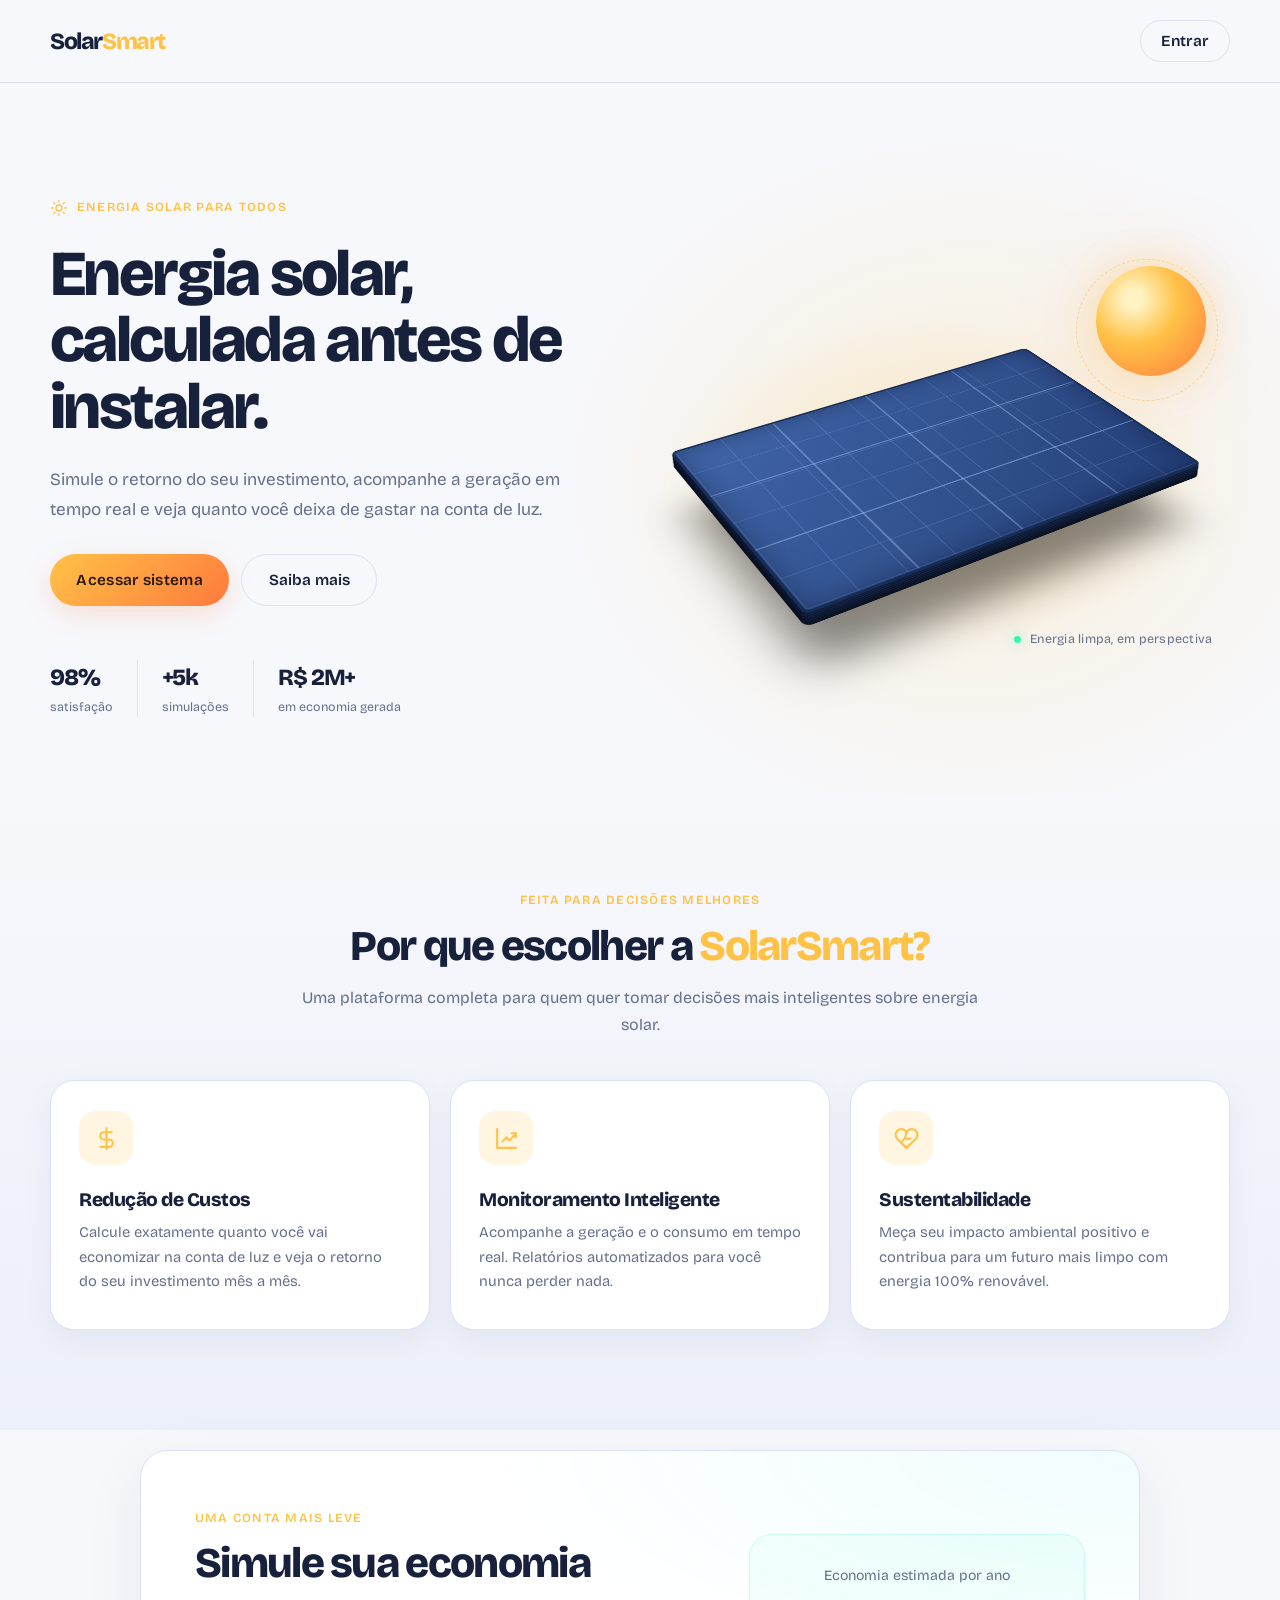
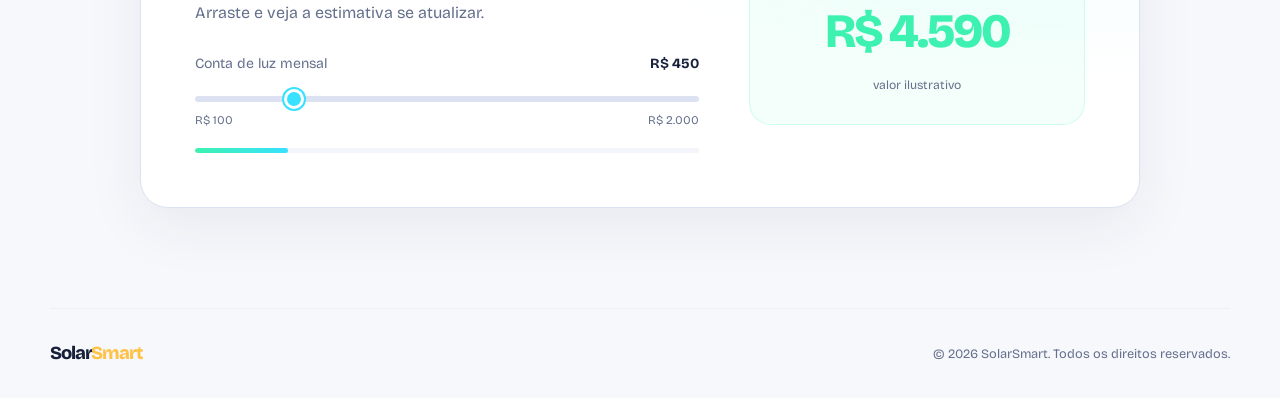
<file: index.html>
<!DOCTYPE html>
<html lang="pt-BR">
<head>
  <meta charset="UTF-8" />
  <meta name="viewport" content="width=device-width, initial-scale=1.0" />
  <meta name="theme-color" content="#0a0f1f" />
  <title>SolarSmart — Energia Solar Inteligente</title>
  <link rel="icon" type="image/svg+xml" href="favicon.svg" />
  <link rel="preconnect" href="https://fonts.googleapis.com" />
  <link rel="preconnect" href="https://fonts.gstatic.com" crossorigin />
  <link href="https://fonts.googleapis.com/css2?family=Bricolage+Grotesque:wght@400;600;800&display=swap" rel="stylesheet" />
  <link rel="stylesheet" href="https://cdn.jsdelivr.net/npm/bootstrap@5.3.3/dist/css/bootstrap.min.css" />
  <link rel="stylesheet" href="css/style.css" />
  <link rel="stylesheet" href="css/theme.css" />
</head>
<body class="landing-page">
  <header class="site-header">
    <nav class="site-nav" aria-label="Navegação principal">
      <a href="index.html" class="ss-logo" aria-label="SolarSmart início">Solar<span>Smart</span></a>
      <a href="login.html" class="ss-btn-primary">Entrar</a>
    </nav>
  </header>

  <main>
    <section class="hero">
      <div class="hero-inner">
        <div class="hero-copy">
          <span class="eyebrow">
            <svg viewBox="0 0 24 24" aria-hidden="true"><circle cx="12" cy="12" r="4"></circle><path d="M12 2v2m0 16v2M4.93 4.93l1.42 1.42m11.3 11.3 1.42 1.42M2 12h2m16 0h2M4.93 19.07l1.42-1.42m11.3-11.3 1.42-1.42"></path></svg>
            Energia solar para todos
          </span>
          <h1>Energia solar, calculada antes de instalar.</h1>
          <p class="hero-description">
            Simule o retorno do seu investimento, acompanhe a geração em tempo real e veja quanto você deixa de gastar na conta de luz.
          </p>
          <div class="hero-actions">
            <a href="login.html" class="ss-btn-cta">Acessar sistema</a>
            <a href="#features" class="ss-btn-outline">Saiba mais</a>
          </div>
          <div class="hero-stats" aria-label="Resultados SolarSmart">
            <div class="stat">
              <strong>98%</strong>
              <span>satisfação</span>
            </div>
            <div class="stat">
              <strong>+5k</strong>
              <span>simulações</span>
            </div>
            <div class="stat">
              <strong>R$ 2M+</strong>
              <span>em economia gerada</span>
            </div>
          </div>
        </div>

        <div class="scene" aria-hidden="true">
          <div class="sun-orbit"></div>
          <div class="sun"></div>
          <div class="stage">
            <div class="float">
              <div class="panel-shadow"></div>
              <div class="panel-stack" id="panel-stack">
                <div class="panel-top"></div>
              </div>
            </div>
          </div>
          <div class="scene-caption"><span></span> Energia limpa, em perspectiva</div>
        </div>
      </div>
    </section>

    <section id="features" class="features-section">
      <div class="section-heading">
        <span class="section-kicker">Feita para decisões melhores</span>
        <h2>Por que escolher a <span>SolarSmart?</span></h2>
        <p>Uma plataforma completa para quem quer tomar decisões mais inteligentes sobre energia solar.</p>
      </div>

      <div class="feature-grid">
        <article class="ss-feature-card">
          <div class="ss-feature-icon" aria-hidden="true">
            <svg viewBox="0 0 24 24"><path d="M12 2v20m5-16H9.5a3.5 3.5 0 0 0 0 7h5a3.5 3.5 0 0 1 0 7H6"></path></svg>
          </div>
          <h3>Redução de Custos</h3>
          <p>Calcule exatamente quanto você vai economizar na conta de luz e veja o retorno do seu investimento mês a mês.</p>
        </article>
        <article class="ss-feature-card">
          <div class="ss-feature-icon" aria-hidden="true">
            <svg viewBox="0 0 24 24"><path d="M3 3v18h18M8 15l4-4 3 3 6-7"></path><path d="M17 7h4v4"></path></svg>
          </div>
          <h3>Monitoramento Inteligente</h3>
          <p>Acompanhe a geração e o consumo em tempo real. Relatórios automatizados para você nunca perder nada.</p>
        </article>
        <article class="ss-feature-card">
          <div class="ss-feature-icon" aria-hidden="true">
            <svg viewBox="0 0 24 24"><path d="M20.8 4.6a5.5 5.5 0 0 0-7.8 0L12 5.7l-1.1-1.1a5.5 5.5 0 0 0-7.8 7.8l1.1 1.1L12 21l7.8-7.5 1.1-1.1a5.5 5.5 0 0 0-.1-7.8Z"></path><path d="M12 5.7c-.2 4.2-1.8 7.4-5 9.7m5-3.1c1.4.2 2.8.1 4.1-.4"></path></svg>
          </div>
          <h3>Sustentabilidade</h3>
          <p>Meça seu impacto ambiental positivo e contribua para um futuro mais limpo com energia 100% renovável.</p>
        </article>
      </div>
    </section>

    <section class="simulator-section" aria-labelledby="simulator-title">
      <div class="simulator-card">
        <div class="simulator-copy">
          <span class="section-kicker">Uma conta mais leve</span>
          <h2 id="simulator-title">Simule sua economia</h2>
          <p>Arraste e veja a estimativa se atualizar.</p>
          <label for="bill-range">Conta de luz mensal <strong id="bill-value">R$ 450</strong></label>
          <input id="bill-range" type="range" min="100" max="2000" step="50" value="450" aria-describedby="range-help" />
          <div class="range-scale" id="range-help"><span>R$ 100</span><span>R$ 2.000</span></div>
          <div class="progress-track" aria-hidden="true"><span id="savings-progress"></span></div>
        </div>
        <div class="savings-result" aria-live="polite">
          <span>Economia estimada por ano</span>
          <strong id="annual-savings">R$ 0</strong>
          <small>valor ilustrativo</small>
        </div>
      </div>
    </section>
  </main>

  <footer class="site-footer">
    <a href="index.html" class="ss-logo">Solar<span>Smart</span></a>
    <p>© 2026 SolarSmart. Todos os direitos reservados.</p>
  </footer>

  <script src="https://cdn.jsdelivr.net/npm/bootstrap@5.3.3/dist/js/bootstrap.bundle.min.js"></script>
  <script src="js/landing.js"></script>
</body>
</html>
</file>
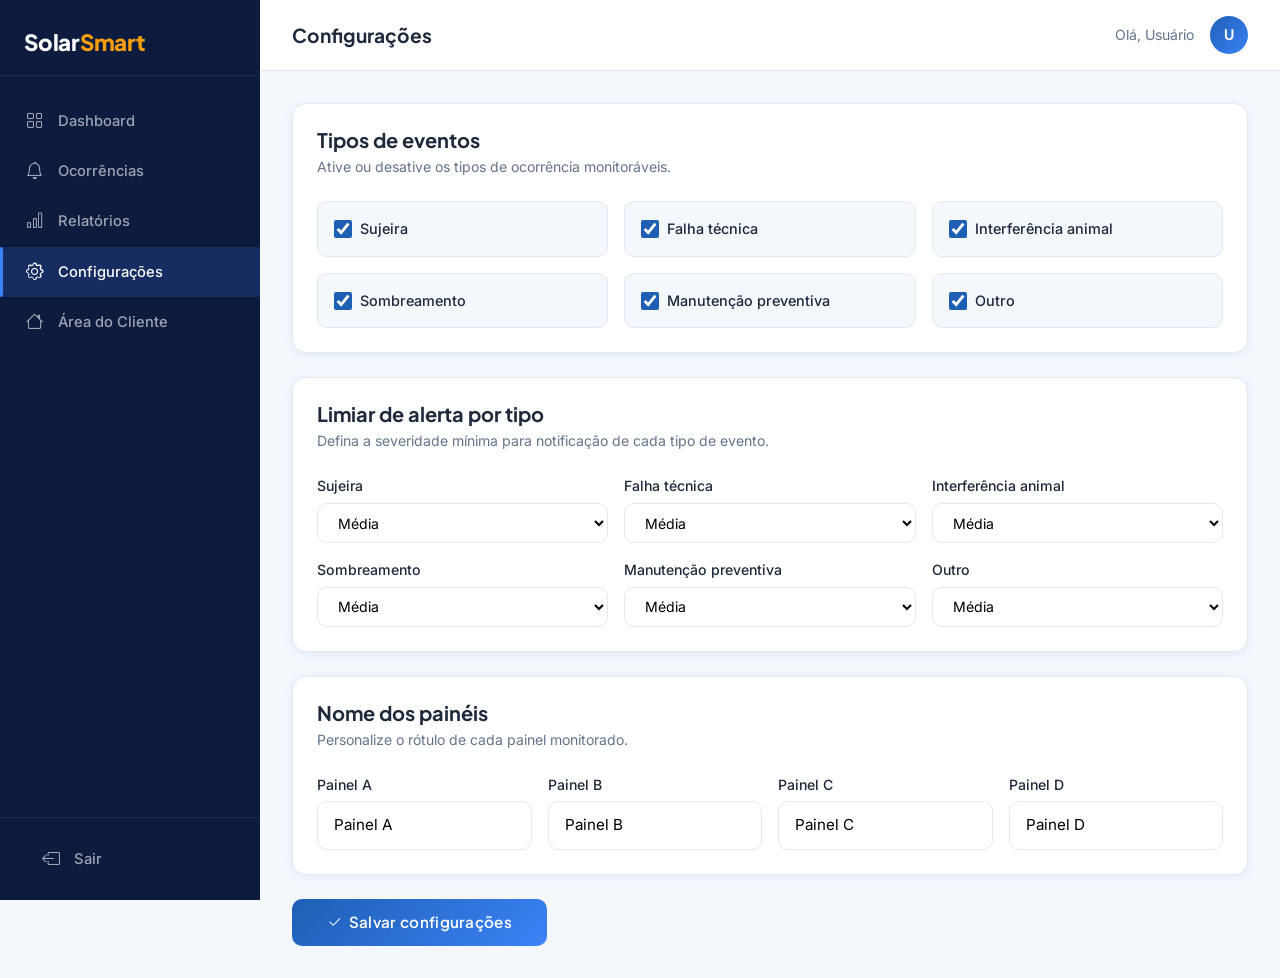
<file: configuracoes.html>
<!DOCTYPE html>
<html lang="pt-BR">
<head>
  <meta charset="UTF-8" />
  <meta name="viewport" content="width=device-width, initial-scale=1.0" />
  <title>SolarSmart — Configurações</title>
  <link rel="stylesheet" href="https://cdn.jsdelivr.net/npm/bootstrap@5.3.3/dist/css/bootstrap.min.css" />
  <link rel="stylesheet" href="css/style.css" />
  <link rel="stylesheet" href="https://cdn.jsdelivr.net/npm/bootstrap-icons@1.11.3/font/bootstrap-icons.css" />
  <script src="js/auth.js"></script>
</head>
<body>

<div class="ss-layout">

  <aside class="ss-sidebar" id="sidebar">
    <div class="ss-sidebar-logo">
      <a href="index.html" class="ss-logo">Solar<span>Smart</span></a>
    </div>
    <nav class="ss-sidebar-nav">
      <a href="dashboard.html" class="ss-nav-item"><span class="ss-nav-icon"><i class="bi bi-grid"></i></span> Dashboard</a>
      <a href="ocorrencias.html" class="ss-nav-item"><span class="ss-nav-icon"><i class="bi bi-bell"></i></span> Ocorrências</a>
      <a href="relatorios.html" class="ss-nav-item"><span class="ss-nav-icon"><i class="bi bi-bar-chart"></i></span> Relatórios</a>
      <a href="configuracoes.html" class="ss-nav-item active"><span class="ss-nav-icon"><i class="bi bi-gear"></i></span> Configurações</a>
      <a href="cliente.html" class="ss-nav-item"><span class="ss-nav-icon"><i class="bi bi-house"></i></span> Área do Cliente</a>
    </nav>
    <div class="p-3" style="border-top:1px solid rgba(255,255,255,.07);">
      <a href="index.html" class="ss-nav-item" style="border-radius:10px;"><span class="ss-nav-icon"><i class="bi bi-box-arrow-left"></i></span> Sair</a>
    </div>
  </aside>

  <div class="ss-main">
    <header class="ss-topbar">
      <div class="d-flex align-items-center gap-3">
        <button class="btn btn-sm d-lg-none p-1" onclick="toggleSidebar()" style="border:none;background:none;font-size:1.1rem;color:var(--ss-muted);"><i class="bi bi-list"></i></button>
        <span class="ss-topbar-title">Configurações</span>
      </div>
      <div class="d-flex align-items-center gap-3">
        <span id="user-name-display" style="color:var(--ss-muted);font-size:.88rem;" class="d-none d-md-block">Olá, Usuário</span>
        <div id="user-avatar-display" class="ss-avatar">U</div>
      </div>
    </header>

    <main class="ss-content">
      <form onsubmit="salvarConfiguracoes(event)">

        <!-- Tipos de eventos -->
        <div class="ss-card p-4 mb-4 anim-fade-up">
          <h5 class="fw-bold mb-1" style="font-family:var(--font-display);">Tipos de eventos</h5>
          <p class="mb-4" style="color:var(--ss-muted);font-size:.88rem;">Ative ou desative os tipos de ocorrência monitoráveis.</p>
          <div class="row g-3">
            <div class="col-sm-6 col-lg-4" id="checkboxes-tipos">
            </div>
          </div>
          <div class="row g-3" id="checkboxes-container">
          </div>
        </div>

        <!-- Limiares de alerta -->
        <div class="ss-card p-4 mb-4 anim-fade-up anim-delay-1">
          <h5 class="fw-bold mb-1" style="font-family:var(--font-display);">Limiar de alerta por tipo</h5>
          <p class="mb-4" style="color:var(--ss-muted);font-size:.88rem;">Defina a severidade mínima para notificação de cada tipo de evento.</p>
          <div class="row g-3" id="limiares-container">
          </div>
        </div>

        <!-- Nome dos painéis -->
        <div class="ss-card p-4 mb-4 anim-fade-up anim-delay-2">
          <h5 class="fw-bold mb-1" style="font-family:var(--font-display);">Nome dos painéis</h5>
          <p class="mb-4" style="color:var(--ss-muted);font-size:.88rem;">Personalize o rótulo de cada painel monitorado.</p>
          <div class="row g-3">
            <div class="col-sm-6 col-md-3">
              <label class="ss-form-label" for="painel-a">Painel A</label>
              <input type="text" id="painel-a" class="ss-form-control" value="Painel A" maxlength="30" />
            </div>
            <div class="col-sm-6 col-md-3">
              <label class="ss-form-label" for="painel-b">Painel B</label>
              <input type="text" id="painel-b" class="ss-form-control" value="Painel B" maxlength="30" />
            </div>
            <div class="col-sm-6 col-md-3">
              <label class="ss-form-label" for="painel-c">Painel C</label>
              <input type="text" id="painel-c" class="ss-form-control" value="Painel C" maxlength="30" />
            </div>
            <div class="col-sm-6 col-md-3">
              <label class="ss-form-label" for="painel-d">Painel D</label>
              <input type="text" id="painel-d" class="ss-form-control" value="Painel D" maxlength="30" />
            </div>
          </div>
        </div>

        <!-- Salvar -->
        <div class="anim-fade-up anim-delay-3">
          <button type="submit" class="ss-btn-primary" style="border-radius:10px;padding:.75rem 2.2rem;">
            <i class="bi bi-check2" style="margin-right:.4rem;"></i>Salvar configurações
          </button>
          <span id="msg-salvo" style="display:none;margin-left:1rem;color:var(--ss-success);font-weight:500;font-size:.9rem;">
            Configurações salvas com sucesso!
          </span>
        </div>

      </form>
    </main>
  </div>

</div>

<script src="https://cdn.jsdelivr.net/npm/bootstrap@5.3.3/dist/js/bootstrap.bundle.min.js"></script>
<script>
  function toggleSidebar() {
    document.getElementById('sidebar').classList.toggle('open');
  }

  const tipos = [
    'Sujeira',
    'Falha técnica',
    'Interferência animal',
    'Sombreamento',
    'Manutenção preventiva',
    'Outro',
  ];

  // Render checkboxes
  const container = document.getElementById('checkboxes-container');
  tipos.forEach(tipo => {
    const col = document.createElement('div');
    col.className = 'col-sm-6 col-lg-4';
    col.innerHTML = `
      <div class="d-flex align-items-center gap-2 p-3" style="border:1.5px solid var(--ss-border);border-radius:10px;background:var(--ss-bg);">
        <input type="checkbox" id="chk-${tipo}" name="tipos" value="${tipo}" checked
          style="width:18px;height:18px;accent-color:var(--ss-blue-brand);cursor:pointer;" />
        <label for="chk-${tipo}" style="font-size:.9rem;font-weight:500;cursor:pointer;margin:0;">${tipo}</label>
      </div>
    `;
    container.appendChild(col);
  });

  // Render limiares
  const limiares = document.getElementById('limiares-container');
  tipos.forEach(tipo => {
    const col = document.createElement('div');
    col.className = 'col-sm-6 col-lg-4';
    col.innerHTML = `
      <div>
        <label class="ss-form-label" for="lim-${tipo}">${tipo}</label>
        <select id="lim-${tipo}" class="ss-form-control" style="padding:.6rem 1rem;font-size:.88rem;">
          <option value="Baixa">Baixa</option>
          <option value="Média" selected>Média</option>
          <option value="Alta">Alta</option>
        </select>
      </div>
    `;
    limiares.appendChild(col);
  });

  function salvarConfiguracoes(e) {
    e.preventDefault();
    const msg = document.getElementById('msg-salvo');
    msg.style.display = 'inline';
    setTimeout(() => { msg.style.display = 'none'; }, 3000);
  }
</script>
</body>
</html>
</file>
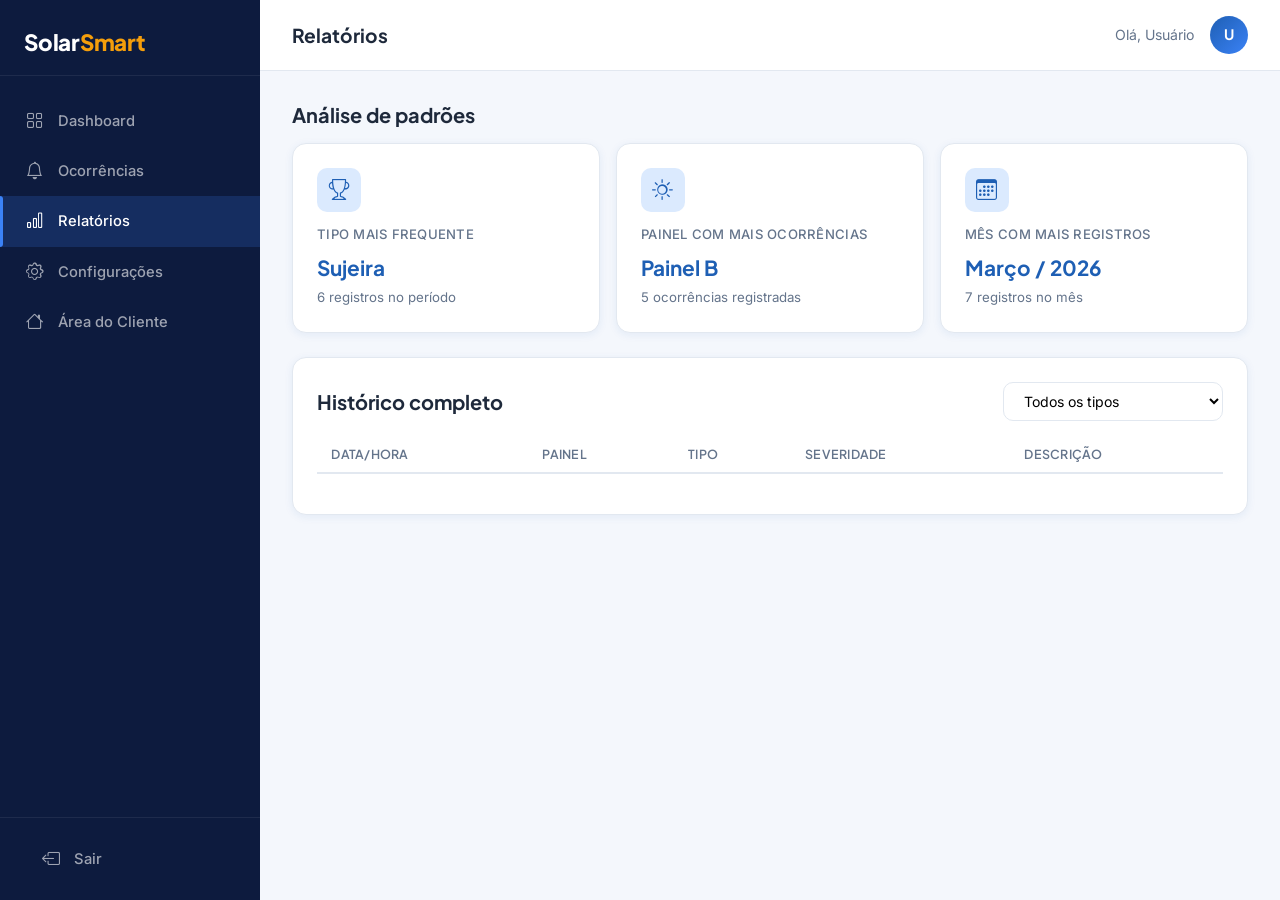
<file: relatorios.html>
<!DOCTYPE html>
<html lang="pt-BR">
<head>
  <meta charset="UTF-8" />
  <meta name="viewport" content="width=device-width, initial-scale=1.0" />
  <title>SolarSmart — Relatórios</title>
  <link rel="stylesheet" href="https://cdn.jsdelivr.net/npm/bootstrap@5.3.3/dist/css/bootstrap.min.css" />
  <link rel="stylesheet" href="css/style.css" />
  <link rel="stylesheet" href="https://cdn.jsdelivr.net/npm/bootstrap-icons@1.11.3/font/bootstrap-icons.css" />
  <script src="js/auth.js"></script>
</head>
<body>

<div class="ss-layout">

  <aside class="ss-sidebar" id="sidebar">
    <div class="ss-sidebar-logo">
      <a href="index.html" class="ss-logo">Solar<span>Smart</span></a>
    </div>
    <nav class="ss-sidebar-nav">
      <a href="dashboard.html" class="ss-nav-item"><span class="ss-nav-icon"><i class="bi bi-grid"></i></span> Dashboard</a>
      <a href="ocorrencias.html" class="ss-nav-item"><span class="ss-nav-icon"><i class="bi bi-bell"></i></span> Ocorrências</a>
      <a href="relatorios.html" class="ss-nav-item active"><span class="ss-nav-icon"><i class="bi bi-bar-chart"></i></span> Relatórios</a>
      <a href="configuracoes.html" class="ss-nav-item"><span class="ss-nav-icon"><i class="bi bi-gear"></i></span> Configurações</a>
      <a href="cliente.html" class="ss-nav-item"><span class="ss-nav-icon"><i class="bi bi-house"></i></span> Área do Cliente</a>
    </nav>
    <div class="p-3" style="border-top:1px solid rgba(255,255,255,.07);">
      <a href="index.html" class="ss-nav-item" style="border-radius:10px;"><span class="ss-nav-icon"><i class="bi bi-box-arrow-left"></i></span> Sair</a>
    </div>
  </aside>

  <div class="ss-main">
    <header class="ss-topbar">
      <div class="d-flex align-items-center gap-3">
        <button class="btn btn-sm d-lg-none p-1" onclick="toggleSidebar()" style="border:none;background:none;font-size:1.1rem;color:var(--ss-muted);"><i class="bi bi-list"></i></button>
        <span class="ss-topbar-title">Relatórios</span>
      </div>
      <div class="d-flex align-items-center gap-3">
        <span id="user-name-display" style="color:var(--ss-muted);font-size:.88rem;" class="d-none d-md-block">Olá, Usuário</span>
        <div id="user-avatar-display" class="ss-avatar">U</div>
      </div>
    </header>

    <main class="ss-content">
      <!-- Análise de padrões -->
      <h5 class="fw-bold mb-3 anim-fade-up" id="rel-tipo-frequente" style="font-family:var(--font-display);">Análise de padrões</h5>
      <div class="row g-3 mb-4">
        <div class="col-md-4 anim-fade-up anim-delay-1">
          <div class="ss-card p-4 h-100">
            <div style="display:flex;align-items:center;justify-content:center;width:44px;height:44px;border-radius:10px;background:#dbeafe;margin-bottom:.8rem;"><i class="bi bi-trophy" style="font-size:1.3rem;color:var(--ss-blue-brand);"></i></div>
            <div class="ss-stat-label">Tipo mais frequente</div>
            <div class="fw-bold" style="font-family:var(--font-display);font-size:1.3rem;color:var(--ss-blue-brand);margin:.3rem 0;">Sujeira</div>
            <div style="color:var(--ss-muted);font-size:.83rem;">6 registros no período</div>
          </div>
        </div>
        <div class="col-md-4 anim-fade-up anim-delay-2">
          <div class="ss-card p-4 h-100">
            <div style="display:flex;align-items:center;justify-content:center;width:44px;height:44px;border-radius:10px;background:#dbeafe;margin-bottom:.8rem;"><i class="bi bi-sun" style="font-size:1.3rem;color:var(--ss-blue-brand);"></i></div>
            <div class="ss-stat-label">Painel com mais ocorrências</div>
            <div class="fw-bold" style="font-family:var(--font-display);font-size:1.3rem;color:var(--ss-blue-brand);margin:.3rem 0;">Painel B</div>
            <div style="color:var(--ss-muted);font-size:.83rem;">5 ocorrências registradas</div>
          </div>
        </div>
        <div class="col-md-4 anim-fade-up anim-delay-3">
          <div class="ss-card p-4 h-100">
            <div style="display:flex;align-items:center;justify-content:center;width:44px;height:44px;border-radius:10px;background:#dbeafe;margin-bottom:.8rem;"><i class="bi bi-calendar3" style="font-size:1.3rem;color:var(--ss-blue-brand);"></i></div>
            <div class="ss-stat-label">Mês com mais registros</div>
            <div class="fw-bold" style="font-family:var(--font-display);font-size:1.3rem;color:var(--ss-blue-brand);margin:.3rem 0;">Março / 2026</div>
            <div style="color:var(--ss-muted);font-size:.83rem;">7 registros no mês</div>
          </div>
        </div>
      </div>

      <!-- Histórico filtrável -->
      <div class="ss-card p-4 anim-fade-up anim-delay-4">
        <div class="d-flex align-items-center justify-content-between mb-3 flex-wrap gap-3">
          <h5 class="fw-bold mb-0" style="font-family:var(--font-display);">Histórico completo</h5>
          <div style="min-width:220px;">
            <select id="filtro-tipo" class="ss-form-control" onchange="filtrarTabela()" style="padding:.55rem 1rem;font-size:.88rem;">
              <option value="">Todos os tipos</option>
              <option value="Sujeira">Sujeira</option>
              <option value="Falha técnica">Falha técnica</option>
              <option value="Interferência animal">Interferência animal</option>
              <option value="Sombreamento">Sombreamento</option>
              <option value="Manutenção preventiva">Manutenção preventiva</option>
              <option value="Outro">Outro</option>
            </select>
          </div>
        </div>
        <div class="table-responsive">
          <table class="table align-middle" style="font-size:.9rem;">
            <thead>
              <tr style="border-bottom:2px solid var(--ss-border);">
                <th style="font-family:var(--font-display);font-size:.78rem;text-transform:uppercase;letter-spacing:.06em;color:var(--ss-muted);font-weight:600;padding:.6rem 1rem;white-space:nowrap;">Data/Hora</th>
                <th style="font-family:var(--font-display);font-size:.78rem;text-transform:uppercase;letter-spacing:.06em;color:var(--ss-muted);font-weight:600;padding:.6rem 1rem;">Painel</th>
                <th style="font-family:var(--font-display);font-size:.78rem;text-transform:uppercase;letter-spacing:.06em;color:var(--ss-muted);font-weight:600;padding:.6rem 1rem;">Tipo</th>
                <th style="font-family:var(--font-display);font-size:.78rem;text-transform:uppercase;letter-spacing:.06em;color:var(--ss-muted);font-weight:600;padding:.6rem 1rem;">Severidade</th>
                <th style="font-family:var(--font-display);font-size:.78rem;text-transform:uppercase;letter-spacing:.06em;color:var(--ss-muted);font-weight:600;padding:.6rem 1rem;">Descrição</th>
              </tr>
            </thead>
            <tbody id="tabela-historico-relatorio">
            </tbody>
          </table>
          <p id="sem-resultados" class="text-center py-3" style="color:var(--ss-muted);display:none;">Nenhum registro encontrado para o tipo selecionado.</p>
        </div>
      </div>
    </main>
  </div>

</div>

<script src="https://cdn.jsdelivr.net/npm/bootstrap@5.3.3/dist/js/bootstrap.bundle.min.js"></script>
<script>
  function toggleSidebar() {
    document.getElementById('sidebar').classList.toggle('open');
  }

  const historico = [
    { datetime: '25/04/2026 09:14', painel: 'Painel B', tipo: 'Sujeira',                  severidade: 'Média',  descricao: 'Acúmulo de poeira após período seco prolongado.' },
    { datetime: '22/04/2026 14:30', painel: 'Painel D', tipo: 'Falha técnica',             severidade: 'Alta',   descricao: 'Queda de tensão no inversor detectada pelo sistema.' },
    { datetime: '20/04/2026 11:00', painel: 'Todos',    tipo: 'Sombreamento',              severidade: 'Baixa',  descricao: 'Nuvens espessas durante a manhã reduziram geração em 30%.' },
    { datetime: '18/04/2026 08:45', painel: 'Painel A', tipo: 'Interferência animal',      severidade: 'Baixa',  descricao: 'Presença de pombos sobre os módulos fotovoltaicos.' },
    { datetime: '15/04/2026 16:20', painel: 'Painel C', tipo: 'Manutenção preventiva',     severidade: 'Média',  descricao: 'Limpeza programada dos módulos e verificação de conectores.' },
    { datetime: '10/04/2026 10:05', painel: 'Painel B', tipo: 'Sujeira',                   severidade: 'Baixa',  descricao: 'Poeira leve detectada após ventos.' },
    { datetime: '05/04/2026 13:50', painel: 'Painel A', tipo: 'Falha técnica',             severidade: 'Alta',   descricao: 'Micro-inversão fora do padrão nos módulos inferiores.' },
    { datetime: '28/03/2026 09:00', painel: 'Painel D', tipo: 'Sombreamento',              severidade: 'Média',  descricao: 'Sombra de antena vizinha no período da tarde.' },
    { datetime: '20/03/2026 15:30', painel: 'Painel B', tipo: 'Sujeira',                   severidade: 'Alta',   descricao: 'Resíduos de pássaros bloqueando células fotovoltaicas.' },
    { datetime: '12/03/2026 11:15', painel: 'Painel C', tipo: 'Manutenção preventiva',     severidade: 'Baixa',  descricao: 'Inspeção visual trimestral realizada.' },
    { datetime: '03/03/2026 08:30', painel: 'Todos',    tipo: 'Outro',                     severidade: 'Baixa',  descricao: 'Queda de energia da concessionária por 2 horas.' },
  ];

  function badgeSev(sev) {
    const map = {
      'Baixa': { bg: '#dcfce7', color: '#166534', border: '#bbf7d0' },
      'Média': { bg: '#fef9c3', color: '#854d0e', border: '#fef08a' },
      'Alta':  { bg: '#fee2e2', color: '#991b1b', border: '#fecaca' },
    };
    const s = map[sev] || { bg: '#f1f5f9', color: '#475569', border: '#e2e8f0' };
    return `<span class="badge rounded-pill px-2 py-1" style="background:${s.bg};color:${s.color};border:1px solid ${s.border};font-size:.78rem;">${sev}</span>`;
  }

  function filtrarTabela() {
    const filtro = document.getElementById('filtro-tipo').value;
    const dados = filtro ? historico.filter(r => r.tipo === filtro) : historico;
    const tbody = document.getElementById('tabela-historico');
    const aviso = document.getElementById('sem-resultados');
    if (dados.length === 0) {
      tbody.innerHTML = '';
      aviso.style.display = 'block';
      return;
    }
    aviso.style.display = 'none';
    const last = dados.length - 1;
    tbody.innerHTML = dados.map((r, i) => `
      <tr style="border-bottom:${i < last ? '1px solid var(--ss-border)' : 'none'};">
        <td style="padding:.65rem 1rem;color:var(--ss-muted);white-space:nowrap;">${r.datetime}</td>
        <td style="padding:.65rem 1rem;font-weight:500;">${r.painel}</td>
        <td style="padding:.65rem 1rem;">${r.tipo}</td>
        <td style="padding:.65rem 1rem;">${badgeSev(r.severidade)}</td>
        <td style="padding:.65rem 1rem;color:var(--ss-muted);">${r.descricao}</td>
      </tr>
    `).join('');
  }

  filtrarTabela();
</script>
</body>
</html>
</file>
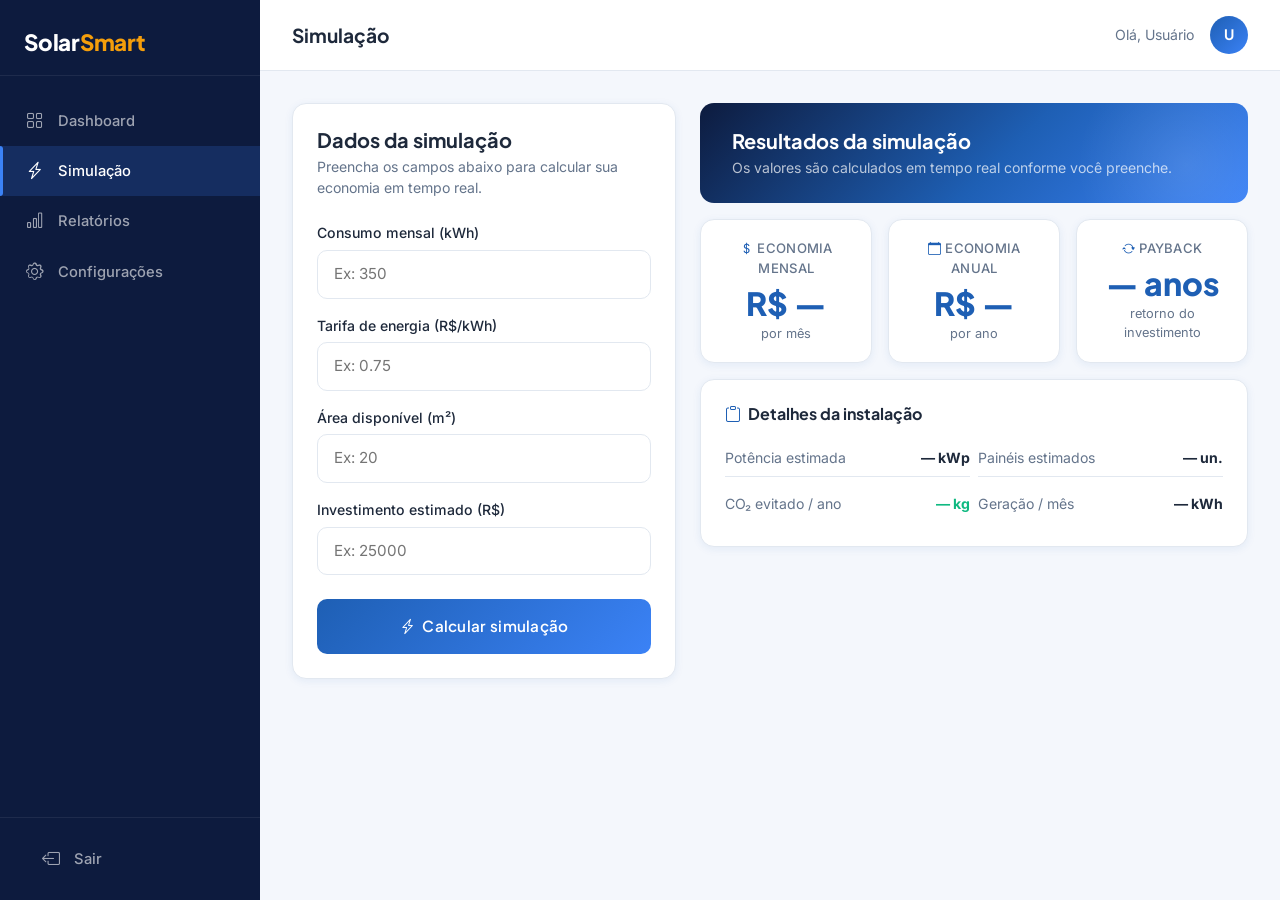
<file: simulacao.html>
<!DOCTYPE html>
<html lang="pt-BR">
<head>
  <meta charset="UTF-8" />
  <meta name="viewport" content="width=device-width, initial-scale=1.0" />
  <title>SolarSmart — Simulação</title>
  <link rel="stylesheet" href="https://cdn.jsdelivr.net/npm/bootstrap@5.3.3/dist/css/bootstrap.min.css" />
  <link rel="stylesheet" href="css/style.css" />
  <link rel="stylesheet" href="https://cdn.jsdelivr.net/npm/bootstrap-icons@1.11.3/font/bootstrap-icons.css" />
</head>
<body>

<div class="ss-layout">

  <!-- ===== SIDEBAR ===== -->
  <aside class="ss-sidebar" id="sidebar">
    <div class="ss-sidebar-logo">
      <a href="index.html" class="ss-logo">Solar<span>Smart</span></a>
    </div>
    <nav class="ss-sidebar-nav">
      <a href="dashboard.html" class="ss-nav-item">
        <span class="ss-nav-icon"><i class="bi bi-grid"></i></span> Dashboard
      </a>
      <a href="simulacao.html" class="ss-nav-item active">
        <span class="ss-nav-icon"><i class="bi bi-lightning-charge"></i></span> Simulação
      </a>
      <a href="relatorios.html" class="ss-nav-item">
        <span class="ss-nav-icon"><i class="bi bi-bar-chart"></i></span> Relatórios
      </a>
      <a href="configuracoes.html" class="ss-nav-item">
        <span class="ss-nav-icon"><i class="bi bi-gear"></i></span> Configurações
      </a>
    </nav>
    <div class="p-3" style="border-top:1px solid rgba(255,255,255,.07);">
      <a href="index.html" class="ss-nav-item" style="border-radius:10px;">
        <span class="ss-nav-icon"><i class="bi bi-box-arrow-left"></i></span> Sair
      </a>
    </div>
  </aside>

  <!-- ===== MAIN ===== -->
  <div class="ss-main">

    <header class="ss-topbar">
      <div class="d-flex align-items-center gap-3">
        <button class="btn btn-sm d-lg-none p-1" onclick="toggleSidebar()" style="border:none;background:none;font-size:1.1rem;color:var(--ss-muted);"><i class="bi bi-list"></i></button>
        <span class="ss-topbar-title">Simulação</span>
      </div>
      <div class="d-flex align-items-center gap-3">
        <span style="color:var(--ss-muted);font-size:.88rem;" class="d-none d-md-block">Olá, Usuário</span>
        <div class="ss-avatar">U</div>
      </div>
    </header>

    <main class="ss-content">

      <div class="row g-4">

        <!-- FORM -->
        <div class="col-lg-5">
          <div class="ss-card p-4 anim-fade-up">
            <h5 class="fw-bold mb-1" style="font-family:var(--font-display);">Dados da simulação</h5>
            <p class="mb-4" style="color:var(--ss-muted);font-size:.88rem;">Preencha os campos abaixo para calcular sua economia em tempo real.</p>

            <div class="mb-3">
              <label class="ss-form-label" for="consumo">Consumo mensal (kWh)</label>
              <input type="number" id="consumo" class="ss-form-control" placeholder="Ex: 350" min="0" oninput="calcular()" />
            </div>

            <div class="mb-3">
              <label class="ss-form-label" for="tarifa">Tarifa de energia (R$/kWh)</label>
              <input type="number" id="tarifa" class="ss-form-control" placeholder="Ex: 0.75" step="0.01" min="0" oninput="calcular()" />
            </div>

            <div class="mb-3">
              <label class="ss-form-label" for="area">Área disponível (m²)</label>
              <input type="number" id="area" class="ss-form-control" placeholder="Ex: 20" min="0" oninput="calcular()" />
            </div>

            <div class="mb-4">
              <label class="ss-form-label" for="investimento">Investimento estimado (R$)</label>
              <input type="number" id="investimento" class="ss-form-control" placeholder="Ex: 25000" min="0" oninput="calcular()" />
            </div>

            <button class="ss-btn-primary w-100 py-3" style="border-radius:10px;" onclick="calcular()">
              <i class="bi bi-lightning-charge me-1"></i> Calcular simulação
            </button>
          </div>
        </div>

        <!-- RESULTS -->
        <div class="col-lg-7">
          <div class="row g-3">

            <div class="col-12">
              <div class="ss-welcome-banner anim-fade-up anim-delay-1">
                <h5 class="fw-bold mb-1">Resultados da simulação</h5>
                <p class="mb-0" style="color:rgba(255,255,255,.7);font-size:.88rem;">Os valores são calculados em tempo real conforme você preenche.</p>
              </div>
            </div>

            <!-- Stat cards -->
            <div class="col-sm-4 anim-fade-up anim-delay-1">
              <div class="ss-stat-card">
                <div class="ss-stat-label"><i class="bi bi-currency-dollar" style="color:var(--ss-blue-brand);"></i> Economia mensal</div>
                <div class="ss-stat-value" id="res-mensal">R$ —</div>
                <div class="ss-stat-sub">por mês</div>
              </div>
            </div>

            <div class="col-sm-4 anim-fade-up anim-delay-2">
              <div class="ss-stat-card">
                <div class="ss-stat-label"><i class="bi bi-calendar" style="color:var(--ss-blue-brand);"></i> Economia anual</div>
                <div class="ss-stat-value" id="res-anual">R$ —</div>
                <div class="ss-stat-sub">por ano</div>
              </div>
            </div>

            <div class="col-sm-4 anim-fade-up anim-delay-3">
              <div class="ss-stat-card">
                <div class="ss-stat-label"><i class="bi bi-arrow-repeat" style="color:var(--ss-blue-brand);"></i> Payback</div>
                <div class="ss-stat-value" id="res-payback">— anos</div>
                <div class="ss-stat-sub">retorno do investimento</div>
              </div>
            </div>

            <!-- Extra info card -->
            <div class="col-12 anim-fade-up anim-delay-4">
              <div class="ss-card p-4">
                <h6 class="fw-bold mb-3" style="font-family:var(--font-display);"><i class="bi bi-clipboard me-1" style="color:var(--ss-blue-brand);"></i> Detalhes da instalação</h6>
                <div class="row g-2">
                  <div class="col-sm-6">
                    <div class="d-flex justify-content-between py-2" style="border-bottom:1px solid var(--ss-border);">
                      <span style="color:var(--ss-muted);font-size:.88rem;">Potência estimada</span>
                      <strong id="res-potencia" style="font-size:.88rem;">— kWp</strong>
                    </div>
                  </div>
                  <div class="col-sm-6">
                    <div class="d-flex justify-content-between py-2" style="border-bottom:1px solid var(--ss-border);">
                      <span style="color:var(--ss-muted);font-size:.88rem;">Painéis estimados</span>
                      <strong id="res-paineis" style="font-size:.88rem;">— un.</strong>
                    </div>
                  </div>
                  <div class="col-sm-6">
                    <div class="d-flex justify-content-between py-2">
                      <span style="color:var(--ss-muted);font-size:.88rem;">CO₂ evitado / ano</span>
                      <strong id="res-co2" style="font-size:.88rem;color:var(--ss-success);">— kg</strong>
                    </div>
                  </div>
                  <div class="col-sm-6">
                    <div class="d-flex justify-content-between py-2">
                      <span style="color:var(--ss-muted);font-size:.88rem;">Geração / mês</span>
                      <strong id="res-geracao" style="font-size:.88rem;">— kWh</strong>
                    </div>
                  </div>
                </div>
              </div>
            </div>

          </div>
        </div>

      </div>
    </main>
  </div>

</div>

<script src="https://cdn.jsdelivr.net/npm/bootstrap@5.3.3/dist/js/bootstrap.bundle.min.js"></script>
<script>
  function toggleSidebar() {
    document.getElementById('sidebar').classList.toggle('open');
  }

  function fmt(n) {
    return n.toLocaleString('pt-BR', { minimumFractionDigits: 2, maximumFractionDigits: 2 });
  }

  function calcular() {
    const consumo     = parseFloat(document.getElementById('consumo').value) || 0;
    const tarifa      = parseFloat(document.getElementById('tarifa').value) || 0;
    const investimento = parseFloat(document.getElementById('investimento').value) || 0;

    const economiaMensal = consumo * tarifa * 0.90; // 90% de cobertura solar
    const economiaAnual  = economiaMensal * 12;
    const payback        = investimento > 0 && economiaAnual > 0
                            ? (investimento / economiaAnual).toFixed(1)
                            : null;

    const potencia  = (consumo / 150).toFixed(2);   // kWp estimado
    const paineis   = Math.ceil(consumo / 35);       // ~35kWh por painel/mês
    const co2       = (consumo * 12 * 0.0817).toFixed(0); // fator SEEG
    const geracao   = (consumo * 0.90).toFixed(0);

    document.getElementById('res-mensal').textContent  = economiaMensal > 0 ? 'R$ ' + fmt(economiaMensal) : 'R$ —';
    document.getElementById('res-anual').textContent   = economiaAnual  > 0 ? 'R$ ' + fmt(economiaAnual)  : 'R$ —';
    document.getElementById('res-payback').textContent = payback ? payback + ' anos' : '— anos';
    document.getElementById('res-potencia').textContent = consumo > 0 ? potencia + ' kWp' : '— kWp';
    document.getElementById('res-paineis').textContent  = consumo > 0 ? paineis + ' un.' : '— un.';
    document.getElementById('res-co2').textContent      = consumo > 0 ? co2 + ' kg' : '— kg';
    document.getElementById('res-geracao').textContent  = consumo > 0 ? geracao + ' kWh' : '— kWh';
  }
</script>
</body>
</html>
</file>
<file: css/theme.css>
:root {
  --bg: #0a0f1f;
  --surf: #121a33;
  --line: #25305a;
  --text: #f2f5ff;
  --mut: #a0acd4;
  --sun: #ffc247;
  --ember: #ff7a3d;
  --cyan: #38e1ff;
  --mint: #3df2b0;
  --pl: #16306e;
  --pl2: #0d1d47;
  --edge: #0a1536;
  --font-display: 'Bricolage Grotesque', sans-serif;
  --font-body: 'Bricolage Grotesque', sans-serif;
}

*,
*::before,
*::after {
  box-sizing: border-box;
}

html {
  scroll-behavior: smooth;
}

body.landing-page,
body.login-page {
  min-height: 100vh;
  margin: 0;
  color: var(--text);
  background: var(--bg);
  font-family: var(--font-body);
  font-weight: 400;
  -webkit-font-smoothing: antialiased;
}

.landing-page a,
.login-page a {
  color: inherit;
}

.landing-page a:focus-visible,
.login-page a:focus-visible,
.login-page button:focus-visible,
.login-page input:focus-visible,
.landing-page input:focus-visible {
  outline: 3px solid var(--cyan);
  outline-offset: 4px;
}

.landing-page h1,
.landing-page h2,
.landing-page h3,
.login-page h1 {
  color: var(--text);
  font-family: var(--font-display);
  font-weight: 800;
  letter-spacing: -.04em;
}

.landing-page .ss-logo,
.login-page .ss-logo {
  display: inline-flex;
  align-items: baseline;
  color: var(--text);
  font-family: var(--font-display);
  font-size: 1.45rem;
  font-weight: 800;
  letter-spacing: -.06em;
  text-decoration: none;
}

.landing-page .ss-logo span,
.login-page .ss-logo span {
  color: var(--sun);
}

.landing-page .ss-btn-primary,
.landing-page .ss-btn-cta,
.landing-page .ss-btn-outline,
.login-page .ss-btn-primary {
  display: inline-flex;
  min-height: 48px;
  align-items: center;
  justify-content: center;
  border-radius: 99px;
  padding: .75rem 1.45rem;
  font-family: var(--font-display);
  font-size: .96rem;
  font-weight: 600;
  line-height: 1.2;
  text-decoration: none;
  transition: transform .2s ease, box-shadow .2s ease, border-color .2s ease, background-color .2s ease;
}

.landing-page .ss-btn-primary,
.landing-page .ss-btn-outline {
  border: 1px solid var(--line);
  color: var(--text);
  background: transparent;
}

.landing-page .ss-btn-primary:hover,
.landing-page .ss-btn-outline:hover {
  transform: translateY(-2px);
  border-color: var(--sun);
  color: var(--text);
}

.landing-page .ss-btn-cta,
.login-page .ss-btn-primary {
  border: 0;
  color: #281906;
  background: linear-gradient(135deg, var(--sun), var(--ember));
  box-shadow: 0 8px 26px rgba(255, 122, 61, .2);
  cursor: pointer;
}

.landing-page .ss-btn-cta:hover,
.login-page .ss-btn-primary:hover {
  transform: translateY(-2px);
  color: #281906;
  box-shadow: 0 12px 30px rgba(255, 122, 61, .3);
}

.site-header {
  position: relative;
  z-index: 2;
  border-bottom: 1px solid rgba(160, 172, 212, .1);
}

.site-nav {
  display: flex;
  width: min(1180px, calc(100% - 64px));
  min-height: 82px;
  align-items: center;
  justify-content: space-between;
  margin: 0 auto;
}

.site-nav .ss-btn-primary {
  min-height: 42px;
  padding: .6rem 1.3rem;
}

.hero {
  position: relative;
  overflow: hidden;
  padding: clamp(72px, 9vw, 124px) 0 78px;
}

.hero::before {
  position: absolute;
  top: 5%;
  right: -9%;
  width: min(850px, 76vw);
  height: 720px;
  background: radial-gradient(ellipse, rgba(255, 194, 71, .105), transparent 68%);
  content: '';
  pointer-events: none;
}

.hero-inner {
  position: relative;
  display: grid;
  width: min(1180px, calc(100% - 64px));
  grid-template-columns: minmax(0, .94fr) minmax(420px, 1.06fr);
  align-items: center;
  gap: clamp(24px, 5vw, 82px);
  margin: 0 auto;
}

.hero-copy {
  position: relative;
  z-index: 1;
}

.eyebrow,
.section-kicker {
  display: inline-flex;
  align-items: center;
  gap: 9px;
  color: var(--sun);
  font-size: .78rem;
  font-weight: 600;
  letter-spacing: .1em;
  text-transform: uppercase;
}

.eyebrow {
  margin-bottom: 24px;
}

.eyebrow svg {
  width: 18px;
  height: 18px;
  fill: none;
  stroke: currentColor;
  stroke-linecap: round;
  stroke-width: 1.8;
}

.landing-page .hero h1 {
  max-width: 640px;
  margin: 0;
  font-size: clamp(2.3rem, 5.2vw, 4rem);
  line-height: 1.04;
}

.hero-description {
  max-width: 520px;
  margin: 24px 0 30px;
  color: var(--mut);
  font-size: 1.07rem;
  line-height: 1.75;
}

.hero-actions {
  display: flex;
  flex-wrap: wrap;
  gap: 12px;
}

.hero-actions .ss-btn-cta,
.hero-actions .ss-btn-outline {
  min-height: 52px;
  padding-inline: 1.65rem;
}

.hero-stats {
  display: flex;
  flex-wrap: wrap;
  gap: 0;
  margin-top: 54px;
}

.stat {
  display: grid;
  gap: 3px;
  padding: 0 24px;
  border-right: 1px solid var(--line);
}

.stat:first-child {
  padding-left: 0;
}

.stat:last-child {
  border-right: 0;
}

.stat strong {
  color: var(--text);
  font-family: var(--font-display);
  font-size: 1.45rem;
  font-weight: 800;
  letter-spacing: -.04em;
}

.stat span {
  color: var(--mut);
  font-size: .78rem;
}

.scene {
  position: relative;
  display: grid;
  min-height: 390px;
  place-items: center;
  perspective: 1200px;
  isolation: isolate;
}

.scene::before {
  position: absolute;
  inset: 12% 0 0;
  z-index: -1;
  background: radial-gradient(ellipse, rgba(255, 194, 71, .13), transparent 68%);
  content: '';
}

.stage {
  position: relative;
  width: min(440px, 100%);
  aspect-ratio: 440 / 300;
  transform: rotateX(58deg) rotateZ(calc(-32deg + var(--rz, 0deg)));
  transform-style: preserve-3d;
  transition: transform .3s ease;
}

.float {
  position: absolute;
  inset: 0;
  transform-style: preserve-3d;
  animation: floatPanel 5s ease-in-out infinite;
}

.panel-shadow,
.panel-top,
.panel-layer {
  position: absolute;
  inset: 0;
  border-radius: 8px;
}

.panel-shadow {
  background: rgba(0, 0, 0, .45);
  filter: blur(26px);
  transform: translateZ(-70px) scale(.96);
}

.panel-stack {
  position: absolute;
  inset: 0;
  transform-style: preserve-3d;
}

.panel-layer {
  background: var(--edge);
  border: 1px solid rgba(8, 18, 46, .8);
}

.panel-top {
  overflow: hidden;
  border: 3px solid var(--edge);
  background-color: var(--pl2);
  background-image:
    repeating-linear-gradient(0deg, transparent 0 1px, rgba(133, 170, 239, .26) 1px 2px, transparent 2px 49px),
    repeating-linear-gradient(90deg, transparent 0 1px, rgba(133, 170, 239, .26) 1px 2px, transparent 2px 49px),
    repeating-linear-gradient(0deg, transparent 0 99px, rgba(163, 193, 244, .42) 99px 101px),
    repeating-linear-gradient(90deg, transparent 0 109px, rgba(163, 193, 244, .42) 109px 111px),
    linear-gradient(135deg, var(--pl), var(--pl2));
  box-shadow: inset 0 0 30px rgba(4, 12, 35, .35);
  transform: translateZ(0);
}

.panel-top::after {
  position: absolute;
  inset: -50% auto -50% -45%;
  width: 30%;
  background: linear-gradient(100deg, transparent, rgba(255, 235, 170, .55), transparent);
  content: '';
  transform: translateX(-180%) skewX(-18deg);
  animation: panelReflection 4.5s ease-in-out infinite;
}

.sun,
.sun-orbit {
  position: absolute;
  top: 1%;
  right: 4%;
  width: 110px;
  aspect-ratio: 1;
  border-radius: 50%;
}

.sun {
  z-index: -1;
  background: radial-gradient(circle at 34% 30%, #fff3c4 0 8%, var(--sun) 42%, var(--ember) 100%);
  box-shadow: 0 0 36px rgba(255, 194, 71, .38), 0 0 90px rgba(255, 122, 61, .18);
  animation: sunPulse 3.2s ease-in-out infinite;
}

.sun-orbit {
  top: -1%;
  right: 2%;
  width: 142px;
  border: 1px dashed rgba(255, 194, 71, .55);
  animation: orbit 24s linear infinite;
}

.scene-caption {
  position: absolute;
  right: 3%;
  bottom: 1%;
  display: flex;
  align-items: center;
  gap: 9px;
  color: var(--mut);
  font-size: .78rem;
  letter-spacing: .02em;
}

.scene-caption span {
  width: 7px;
  height: 7px;
  border-radius: 50%;
  background: var(--mint);
  box-shadow: 0 0 12px rgba(61, 242, 176, .7);
}

.features-section {
  padding: 92px 32px 100px;
  background: linear-gradient(180deg, transparent, rgba(18, 26, 51, .42));
}

.section-heading {
  max-width: 700px;
  margin: 0 auto 42px;
  text-align: center;
}

.section-heading .section-kicker {
  margin-bottom: 13px;
}

.landing-page .section-heading h2,
.landing-page .simulator-copy h2 {
  margin: 0;
  font-size: clamp(1.9rem, 3.3vw, 2.7rem);
  line-height: 1.12;
}

.section-heading h2 span {
  color: var(--sun);
}

.section-heading > p,
.simulator-copy > p {
  margin: 14px auto 0;
  color: var(--mut);
  line-height: 1.7;
}

.feature-grid {
  display: grid;
  width: min(1180px, 100%);
  grid-template-columns: repeat(3, minmax(0, 1fr));
  gap: 20px;
  margin: 0 auto;
}

.landing-page .ss-feature-card {
  min-height: 250px;
  padding: 30px 28px;
  border: 1.5px solid var(--line);
  border-radius: 24px;
  background: var(--surf);
  text-align: left;
  transition: transform .25s ease, border-color .25s ease, box-shadow .25s ease;
}

.landing-page .ss-feature-card::before {
  display: none;
}

.landing-page .ss-feature-card:hover {
  transform: translateY(-5px);
  border-color: var(--sun);
  box-shadow: 0 18px 42px rgba(0, 0, 0, .16);
}

.landing-page .ss-feature-icon {
  display: grid;
  width: 54px;
  height: 54px;
  margin: 0 0 23px;
  place-items: center;
  border-radius: 16px;
  background: rgba(255, 194, 71, .16);
  color: var(--sun);
}

.ss-feature-icon svg {
  width: 25px;
  height: 25px;
  fill: none;
  stroke: currentColor;
  stroke-linecap: round;
  stroke-linejoin: round;
  stroke-width: 2;
}

.landing-page .ss-feature-card h3 {
  margin: 0 0 9px;
  font-size: 1.2rem;
  letter-spacing: -.025em;
}

.landing-page .ss-feature-card p {
  margin: 0;
  color: var(--mut);
  font-size: .92rem;
  line-height: 1.65;
}

.simulator-section {
  padding: 20px 32px 100px;
}

.simulator-card {
  display: grid;
  width: min(1000px, 100%);
  grid-template-columns: 1.2fr .8fr;
  align-items: center;
  gap: 50px;
  margin: 0 auto;
  padding: clamp(28px, 5vw, 54px);
  border: 1px solid var(--line);
  border-radius: 28px;
  background:
    radial-gradient(ellipse at 100% 0, rgba(56, 225, 255, .08), transparent 46%),
    var(--surf);
}

.simulator-copy .section-kicker {
  margin-bottom: 12px;
}

.simulator-copy > p {
  margin: 12px 0 26px;
}

.simulator-copy label {
  display: flex;
  justify-content: space-between;
  gap: 15px;
  color: var(--mut);
  font-size: .88rem;
}

.simulator-copy label strong {
  color: var(--text);
}

#bill-range {
  display: block;
  width: 100%;
  height: 6px;
  margin: 22px 0 10px;
  appearance: none;
  border-radius: 99px;
  background: var(--line);
  cursor: pointer;
}

#bill-range::-webkit-slider-thumb {
  width: 20px;
  height: 20px;
  appearance: none;
  border: 3px solid var(--surf);
  border-radius: 50%;
  background: var(--cyan);
  box-shadow: 0 0 0 2px var(--cyan);
}

#bill-range::-moz-range-thumb {
  width: 14px;
  height: 14px;
  border: 3px solid var(--surf);
  border-radius: 50%;
  background: var(--cyan);
  box-shadow: 0 0 0 2px var(--cyan);
}

.range-scale {
  display: flex;
  justify-content: space-between;
  color: var(--mut);
  font-size: .74rem;
}

.progress-track {
  height: 5px;
  margin-top: 19px;
  overflow: hidden;
  border-radius: 99px;
  background: rgba(160, 172, 212, .12);
}

.progress-track span {
  display: block;
  width: 18.4%;
  height: 100%;
  border-radius: inherit;
  background: linear-gradient(90deg, var(--mint), var(--cyan));
  transition: width .2s ease;
}

.savings-result {
  display: grid;
  justify-items: center;
  gap: 9px;
  padding: 30px 18px;
  border: 1px solid rgba(61, 242, 176, .2);
  border-radius: 22px;
  background: rgba(61, 242, 176, .055);
  text-align: center;
}

.savings-result span {
  color: var(--mut);
  font-size: .88rem;
}

.savings-result strong {
  color: var(--mint);
  font-family: var(--font-display);
  font-size: clamp(2rem, 4vw, 3rem);
  font-weight: 800;
  letter-spacing: -.05em;
}

.savings-result small {
  color: var(--mut);
  font-size: .76rem;
}

.site-footer {
  display: flex;
  width: min(1180px, calc(100% - 64px));
  min-height: 90px;
  align-items: center;
  justify-content: space-between;
  gap: 20px;
  margin: 0 auto;
  border-top: 1px solid rgba(160, 172, 212, .12);
}

.site-footer .ss-logo {
  font-size: 1.15rem;
}

.site-footer p {
  margin: 0;
  color: var(--mut);
  font-size: .8rem;
}

.login-page {
  display: grid;
  place-items: center;
  padding: 28px 18px;
}

.login-page .ss-login-bg {
  position: relative;
  display: grid;
  width: 100%;
  min-height: calc(100vh - 56px);
  place-items: center;
  overflow: hidden;
  background:
    radial-gradient(ellipse at 50% 0, rgba(255, 194, 71, .08), transparent 55%),
    var(--bg);
}

.login-glow {
  position: absolute;
  top: 10%;
  left: 50%;
  width: min(700px, 100vw);
  height: 600px;
  border-radius: 50%;
  background: radial-gradient(ellipse, rgba(56, 225, 255, .055), transparent 70%);
  transform: translateX(-50%);
  pointer-events: none;
}

.login-page .ss-login-card {
  position: relative;
  z-index: 1;
  width: min(100%, 440px);
  padding: clamp(30px, 6vw, 48px);
  border: 1px solid var(--line);
  border-radius: 28px;
  background: var(--surf);
  background: color-mix(in srgb, var(--surf) 93%, transparent);
  backdrop-filter: blur(18px);
  box-shadow: 0 26px 90px rgba(0, 0, 0, .28);
}

.login-heading {
  margin-bottom: 32px;
  text-align: center;
}

.login-heading .ss-logo {
  margin-bottom: 26px;
  font-size: 1.55rem;
}

.login-page .login-heading h1 {
  margin: 0;
  font-size: 2.15rem;
}

.login-heading p {
  margin: 8px 0 0;
  color: var(--mut);
  font-size: .95rem;
}

.login-page .ss-form-label {
  display: block;
  margin-bottom: 8px;
  color: var(--text);
  font-size: .88rem;
  font-weight: 600;
}

.login-page .ss-form-control {
  width: 100%;
  min-height: 52px;
  padding: .8rem 1rem;
  border: 1px solid var(--line);
  border-radius: 14px;
  background: rgba(10, 15, 31, .45);
  color: var(--text);
  font-family: var(--font-body);
  font-size: .95rem;
  transition: border-color .2s ease, box-shadow .2s ease;
}

.login-page .ss-form-control::placeholder {
  color: var(--mut);
  opacity: .68;
}

.login-page .ss-form-control:focus {
  border-color: var(--cyan);
  outline: none;
  box-shadow: 0 0 0 4px rgba(56, 225, 255, .22);
}

.login-page .ss-btn-primary {
  width: 100%;
  min-height: 54px;
  padding: .85rem 1rem;
  border-radius: 99px !important;
  font-size: 1rem;
}

.login-divider {
  display: flex;
  align-items: center;
  gap: 14px;
  margin: 25px 0;
}

.login-divider span {
  height: 1px;
  flex: 1;
  background: var(--line);
}

.login-divider p {
  margin: 0;
  color: var(--mut);
  font-size: .82rem;
}

.demo-hint {
  padding: 15px;
  border: 1px solid rgba(255, 194, 71, .45);
  border-radius: 14px;
  background: rgba(255, 194, 71, .14);
  text-align: center;
}

.demo-hint p {
  margin: 0;
  color: var(--text);
  font-size: .84rem;
  line-height: 1.5;
}

.demo-hint strong {
  color: var(--sun);
}

.login-back {
  margin-top: 25px;
  text-align: center;
}

.login-back a {
  color: var(--mut) !important;
  font-size: .88rem;
  text-decoration: none;
  transition: color .2s ease;
}

.login-back a:hover {
  color: var(--text) !important;
}

@keyframes floatPanel {
  0%, 100% { transform: translateZ(0); }
  50% { transform: translateZ(22px); }
}

@keyframes panelReflection {
  0%, 15% { transform: translateX(-180%) skewX(-18deg); }
  75%, 100% { transform: translateX(520%) skewX(-18deg); }
}

@keyframes sunPulse {
  0%, 100% { transform: scale(1); }
  50% { transform: scale(1.07); }
}

@keyframes orbit {
  to { transform: rotate(360deg); }
}

@media (max-width: 880px) {
  .hero-inner {
    grid-template-columns: 1fr;
    gap: 24px;
  }

  .hero-copy {
    max-width: 700px;
  }

  .scene {
    width: min(100%, 560px);
    min-height: 330px;
    margin: 0 auto;
  }

  .sun {
    right: 7%;
  }

  .sun-orbit {
    right: 5%;
  }

  .feature-grid {
    grid-template-columns: 1fr;
    max-width: 620px;
  }

  .landing-page .ss-feature-card {
    min-height: 0;
  }

  .simulator-card {
    grid-template-columns: 1fr;
    gap: 28px;
  }
}

@media (max-width: 560px) {
  .site-nav,
  .hero-inner,
  .site-footer {
    width: calc(100% - 40px);
  }

  .site-nav {
    min-height: 72px;
  }

  .hero {
    padding-top: 64px;
  }

  .hero-stats {
    justify-content: space-between;
    margin-top: 40px;
  }

  .stat {
    padding: 0 12px;
  }

  .stat strong {
    font-size: 1.2rem;
  }

  .stat span {
    font-size: .68rem;
  }

  .scene {
    min-height: 280px;
  }

  .stage {
    width: min(310px, 82vw);
  }

  .scene-caption {
    right: 0;
    bottom: -3px;
  }

  .features-section {
    padding: 72px 20px;
  }

  .simulator-section {
    padding: 0 20px 72px;
  }

  .simulator-card {
    padding: 26px 20px;
  }

  .site-footer {
    min-height: 82px;
    flex-direction: column;
    justify-content: center;
    gap: 7px;
    padding: 18px 0;
    text-align: center;
  }
}

@media (prefers-color-scheme: light) {
  :root {
    --bg: #f7f8fc;
    --surf: #ffffff;
    --line: #dce2f1;
    --text: #18213c;
    --mut: #65708d;
    --pl: #4166a8;
    --pl2: #243f78;
    --edge: #182c54;
  }

  .site-header {
    border-bottom-color: rgba(37, 48, 90, .12);
  }

  .hero::before {
    background: radial-gradient(ellipse, rgba(255, 194, 71, .2), transparent 68%);
  }

  .scene::before {
    background: radial-gradient(ellipse, rgba(255, 194, 71, .2), transparent 68%);
  }

  .features-section {
    background: linear-gradient(180deg, transparent, rgba(226, 232, 247, .55));
  }

  .landing-page .ss-feature-card {
    box-shadow: 0 10px 32px rgba(27, 40, 77, .05);
  }

  .simulator-card {
    box-shadow: 0 18px 60px rgba(27, 40, 77, .07);
  }

  .login-page .ss-login-bg {
    background:
      radial-gradient(ellipse at 50% 0, rgba(255, 194, 71, .16), transparent 55%),
      var(--bg);
  }

  .login-page .ss-login-card {
    box-shadow: 0 26px 90px rgba(27, 40, 77, .12);
  }

  .login-page .ss-form-control {
    background: rgba(255, 255, 255, .75);
  }

  .demo-hint p {
    color: #34280f;
  }
}

@media (prefers-reduced-motion: reduce) {
  *,
  *::before,
  *::after {
    scroll-behavior: auto !important;
    animation-duration: .01ms !important;
    animation-iteration-count: 1 !important;
    transition-duration: .01ms !important;
  }
}
</file>
<file: css/style.css>
/* ===========================
   SolarSmart — Bootstrap 5
   Custom Stylesheet
   =========================== */

@import url('https://fonts.googleapis.com/css2?family=Plus+Jakarta+Sans:wght@400;600;700;800&family=Inter:wght@300;400;500&display=swap');

/* === CSS Variables === */
:root {
  --ss-blue-deep:    #0d1b3e;
  --ss-blue-mid:     #1a3a6e;
  --ss-blue-brand:   #1e5fb4;
  --ss-blue-sky:     #3b82f6;
  --ss-accent:       #f59e0b;
  --ss-accent-light: #fef3c7;
  --ss-success:      #10b981;
  --ss-bg:           #f4f7fc;
  --ss-surface:      #ffffff;
  --ss-text:         #1e293b;
  --ss-muted:        #64748b;
  --ss-border:       #e2e8f0;
  --ss-grad:         linear-gradient(135deg, #0d1b3e 0%, #1e5fb4 55%, #3b82f6 100%);
  --ss-grad-cta:     linear-gradient(135deg, #1e5fb4, #3b82f6);
  --ss-shadow-sm:    0 2px 8px rgba(30,95,180,.08);
  --ss-shadow-md:    0 8px 32px rgba(30,95,180,.13);
  --ss-shadow-lg:    0 20px 60px rgba(13,27,62,.18);
  --ss-radius:       14px;
  --ss-sidebar-w:    260px;
  --font-display:    'Plus Jakarta Sans', sans-serif;
  --font-body:       'Inter', sans-serif;
}

/* === Base === */
*, *::before, *::after { box-sizing: border-box; }

body {
  font-family: var(--font-body);
  color: var(--ss-text);
  background: var(--ss-bg);
  -webkit-font-smoothing: antialiased;
}

h1, h2, h3, h4, h5, h6, .font-display {
  font-family: var(--font-display);
}

/* === Buttons === */
.ss-btn-primary {
  background: var(--ss-grad-cta);
  color: #fff;
  border: none;
  border-radius: 50px;
  padding: .65rem 1.8rem;
  font-family: var(--font-display);
  font-weight: 600;
  font-size: .95rem;
  letter-spacing: .02em;
  transition: transform .2s, box-shadow .2s;
  display: inline-block;
  cursor: pointer;
  text-decoration: none;
}
.ss-btn-primary:hover {
  transform: translateY(-2px);
  box-shadow: 0 8px 24px rgba(59,130,246,.35);
  color: #fff;
}

.ss-btn-cta {
  background: var(--ss-accent);
  color: var(--ss-blue-deep);
  border: none;
  border-radius: 50px;
  padding: .8rem 2.2rem;
  font-family: var(--font-display);
  font-weight: 700;
  font-size: 1.05rem;
  letter-spacing: .02em;
  transition: transform .2s, box-shadow .2s;
  display: inline-block;
  cursor: pointer;
  text-decoration: none;
}
.ss-btn-cta:hover {
  transform: translateY(-3px);
  box-shadow: 0 10px 30px rgba(245,158,11,.35);
  color: var(--ss-blue-deep);
}

.ss-btn-outline {
  background: transparent;
  color: #fff;
  border: 2px solid rgba(255,255,255,.6);
  border-radius: 50px;
  padding: .6rem 1.6rem;
  font-family: var(--font-display);
  font-weight: 600;
  font-size: .95rem;
  transition: all .2s;
  display: inline-block;
  cursor: pointer;
  text-decoration: none;
}
.ss-btn-outline:hover {
  background: rgba(255,255,255,.15);
  border-color: #fff;
  color: #fff;
}

/* === Card === */
.ss-card {
  background: var(--ss-surface);
  border-radius: var(--ss-radius);
  box-shadow: var(--ss-shadow-sm);
  border: 1px solid var(--ss-border);
  transition: box-shadow .25s, transform .25s;
}
.ss-card:hover {
  box-shadow: var(--ss-shadow-md);
  transform: translateY(-2px);
}

/* === Feature Card === */
.ss-feature-card {
  background: var(--ss-surface);
  border-radius: var(--ss-radius);
  border: 1px solid var(--ss-border);
  box-shadow: var(--ss-shadow-sm);
  padding: 2.2rem 1.8rem;
  text-align: center;
  transition: all .3s;
  position: relative;
  overflow: hidden;
}
.ss-feature-card::before {
  content: '';
  position: absolute;
  top: 0; left: 0; right: 0;
  height: 4px;
  background: var(--ss-grad-cta);
  border-radius: var(--ss-radius) var(--ss-radius) 0 0;
}
.ss-feature-card:hover {
  box-shadow: var(--ss-shadow-md);
  transform: translateY(-5px);
}
.ss-feature-icon {
  width: 64px; height: 64px;
  border-radius: 16px;
  background: linear-gradient(135deg, #dbeafe, #eff6ff);
  display: flex; align-items: center; justify-content: center;
  margin: 0 auto 1.2rem;
  font-size: 1.8rem;
}

/* === Welcome Banner === */
.ss-welcome-banner {
  background: var(--ss-grad);
  border-radius: var(--ss-radius);
  color: #fff;
  padding: 1.6rem 2rem;
  position: relative;
  overflow: hidden;
}
.ss-welcome-banner::after {
  content: '';
  position: absolute;
  right: -3rem; top: -3rem;
  width: 220px; height: 220px;
  border-radius: 50%;
  background: radial-gradient(circle, rgba(255,255,255,.1) 0%, transparent 70%);
  pointer-events: none;
}

/* === Empty State === */
.ss-empty-state {
  text-align: center;
  padding: 5rem 2rem;
}
.ss-empty-state .ss-empty-icon {
  font-size: 4rem;
  margin-bottom: 1.2rem;
  display: block;
  opacity: .6;
}
.ss-empty-state h4 {
  font-family: var(--font-display);
  font-size: 1.4rem;
  font-weight: 700;
  color: var(--ss-text);
  margin-bottom: .5rem;
}
.ss-empty-state p {
  color: var(--ss-muted);
  font-size: .95rem;
  max-width: 340px;
  margin: 0 auto 1.5rem;
}

/* === Stat Card === */
.ss-stat-card {
  background: var(--ss-surface);
  border-radius: var(--ss-radius);
  box-shadow: var(--ss-shadow-sm);
  border: 1px solid var(--ss-border);
  padding: 1.2rem;
  text-align: center;
}
.ss-stat-label {
  font-size: .82rem;
  font-weight: 500;
  color: var(--ss-muted);
  text-transform: uppercase;
  letter-spacing: .02em;
  margin-bottom: .5rem;
}
.ss-stat-value {
  font-family: var(--font-display);
  font-size: 2rem;
  font-weight: 800;
  color: var(--ss-blue-brand);
  line-height: 1;
  margin-bottom: .3rem;
}
.ss-stat-sub {
  font-size: .8rem;
  color: var(--ss-muted);
}

/* === Navbar (public) === */
.ss-navbar {
  background: rgba(13,27,62,.97);
  backdrop-filter: blur(12px);
  border-bottom: 1px solid rgba(255,255,255,.06);
  padding: 1rem 0;
  position: sticky;
  top: 0;
  z-index: 1000;
}
.ss-logo {
  font-family: var(--font-display);
  font-weight: 800;
  font-size: 1.4rem;
  color: #fff;
  text-decoration: none;
  letter-spacing: -.01em;
}
.ss-logo span { color: var(--ss-accent); }

/* === Hero === */
.ss-hero {
  background: var(--ss-grad);
  min-height: 92vh;
  display: flex;
  align-items: center;
  position: relative;
  overflow: hidden;
}
.ss-hero::before {
  content: '';
  position: absolute;
  inset: 0;
  background:
    radial-gradient(ellipse 60% 50% at 80% 40%, rgba(59,130,246,.2) 0%, transparent 70%),
    radial-gradient(ellipse 40% 60% at 10% 70%, rgba(245,158,11,.08) 0%, transparent 60%);
}
.ss-hero-grid {
  position: absolute;
  inset: 0;
  background-image:
    linear-gradient(rgba(255,255,255,.03) 1px, transparent 1px),
    linear-gradient(90deg, rgba(255,255,255,.03) 1px, transparent 1px);
  background-size: 50px 50px;
}

/* === Form styles === */
.ss-form-control {
  border: 1.5px solid var(--ss-border);
  border-radius: 10px;
  padding: .75rem 1rem;
  font-family: var(--font-body);
  font-size: .95rem;
  transition: border-color .2s, box-shadow .2s;
  background: #fff;
  width: 100%;
}
.ss-form-control:focus {
  outline: none;
  border-color: var(--ss-blue-sky);
  box-shadow: 0 0 0 3px rgba(59,130,246,.12);
}
.ss-form-label {
  font-weight: 500;
  font-size: .88rem;
  color: var(--ss-text);
  margin-bottom: .4rem;
  display: block;
}

/* === Sidebar === */
.ss-sidebar {
  width: var(--ss-sidebar-w);
  background: var(--ss-blue-deep);
  min-height: 100vh;
  position: fixed;
  left: 0; top: 0;
  display: flex;
  flex-direction: column;
  z-index: 100;
  transition: transform .3s;
}
.ss-sidebar-logo {
  padding: 1.6rem 1.5rem 1rem;
  border-bottom: 1px solid rgba(255,255,255,.07);
}
.ss-sidebar-nav {
  flex: 1;
  padding: 1.2rem 0;
}
.ss-nav-item {
  display: flex;
  align-items: center;
  gap: .75rem;
  padding: .75rem 1.5rem;
  color: rgba(255,255,255,.6);
  text-decoration: none;
  font-family: var(--font-body);
  font-size: .92rem;
  font-weight: 500;
  border-radius: 0;
  transition: all .2s;
  position: relative;
}
.ss-nav-item:hover {
  color: #fff;
  background: rgba(255,255,255,.06);
}
.ss-nav-item.active {
  color: #fff;
  background: rgba(59,130,246,.18);
}
.ss-nav-item.active::before {
  content: '';
  position: absolute;
  left: 0; top: 0; bottom: 0;
  width: 3px;
  background: var(--ss-blue-sky);
  border-radius: 0 3px 3px 0;
}
.ss-nav-icon { font-size: 1.1rem; width: 22px; text-align: center; }

/* === Topbar === */
.ss-topbar {
  background: var(--ss-surface);
  border-bottom: 1px solid var(--ss-border);
  padding: 1rem 2rem;
  display: flex;
  align-items: center;
  justify-content: space-between;
  position: sticky;
  top: 0;
  z-index: 50;
}
.ss-topbar-title {
  font-family: var(--font-display);
  font-size: 1.2rem;
  font-weight: 700;
  color: var(--ss-text);
}
.ss-avatar {
  width: 38px; height: 38px;
  border-radius: 50%;
  background: var(--ss-grad-cta);
  display: flex; align-items: center; justify-content: center;
  color: #fff;
  font-family: var(--font-display);
  font-weight: 700;
  font-size: .9rem;
  cursor: pointer;
}

/* === Main layout (logged area) === */
.ss-layout {
  display: flex;
  min-height: 100vh;
}
.ss-main {
  margin-left: var(--ss-sidebar-w);
  flex: 1;
  display: flex;
  flex-direction: column;
  min-height: 100vh;
}
.ss-content {
  flex: 1;
  padding: 2rem;
}

/* === Footer === */
.ss-footer {
  background: var(--ss-blue-deep);
  color: rgba(255,255,255,.45);
  text-align: center;
  padding: 1.5rem;
  font-size: .83rem;
}

/* === Animations === */
@keyframes fadeUp {
  from { opacity: 0; transform: translateY(24px); }
  to   { opacity: 1; transform: translateY(0); }
}
.anim-fade-up { animation: fadeUp .6s ease both; }
.anim-delay-1 { animation-delay: .15s; }
.anim-delay-2 { animation-delay: .3s; }
.anim-delay-3 { animation-delay: .45s; }
.anim-delay-4 { animation-delay: .6s; }

/* === Login page === */
.ss-login-bg {
  min-height: 100vh;
  background: var(--ss-grad);
  display: flex;
  align-items: center;
  justify-content: center;
  position: relative;
  overflow: hidden;
}
.ss-login-bg::before {
  content: '';
  position: absolute; inset: 0;
  background: radial-gradient(ellipse 70% 60% at 70% 30%, rgba(59,130,246,.2) 0%, transparent 70%);
}
.ss-login-card {
  background: #fff;
  border-radius: 20px;
  box-shadow: var(--ss-shadow-lg);
  padding: 3rem 2.5rem;
  width: 100%;
  max-width: 420px;
  position: relative;
  z-index: 1;
}

/* === Badge refinement === */
.badge.rounded-pill { font-weight: 400; letter-spacing: 0; }

/* === Table density === */
.ss-card .table { font-size: .85rem !important; }
.ss-card .table td, .ss-card .table th { padding: .5rem .9rem !important; }
.ss-card .table th { letter-spacing: .02em !important; }

/* === Responsive === */
@media (max-width: 991.98px) {
  .ss-sidebar {
    transform: translateX(-100%);
  }
  .ss-sidebar.open {
    transform: translateX(0);
  }
  .ss-main {
    margin-left: 0;
  }
  .ss-topbar {
    padding: .8rem 1rem;
  }
  .ss-content {
    padding: 1.2rem;
  }
}
</file>
